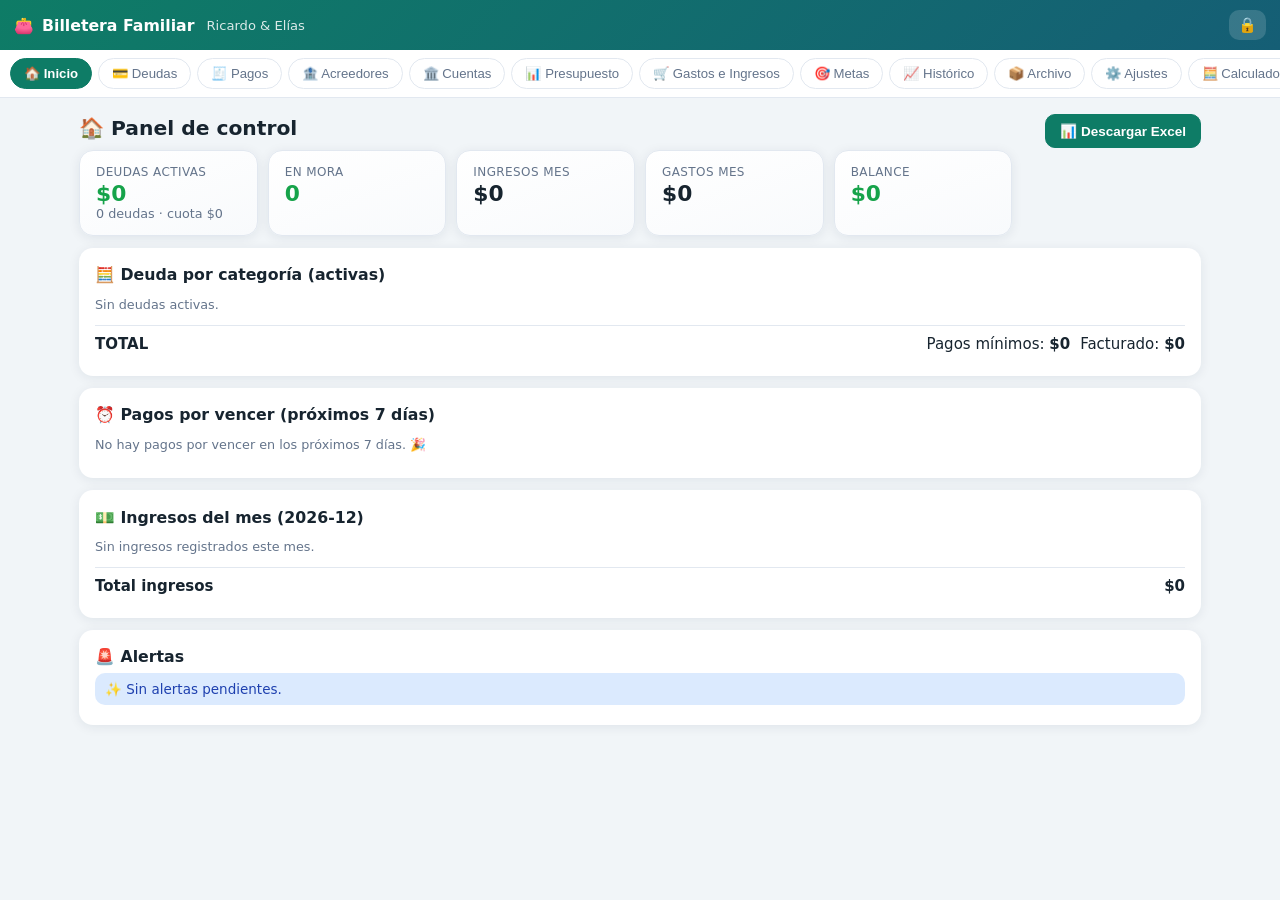
<file: index.html>
<!DOCTYPE html>
<html lang="es">
<head>
<meta charset="UTF-8">
<meta name="viewport" content="width=device-width, initial-scale=1, viewport-fit=cover">
<title>Billetera Familiar — Ricardo & Elías</title>
<meta name="theme-color" content="#0e7c66">
<meta name="description" content="Gestión financiera familiar: deudas, cuentas, presupuesto, metas y pagos.">
<link rel="manifest" href="manifest.webmanifest">
<link rel="icon" href="icon.svg" type="image/svg+xml">
<link rel="apple-touch-icon" href="icon.svg">
<meta name="apple-mobile-web-app-capable" content="yes">
<link rel="stylesheet" href="styles.css">
</head>
<body>

<!-- ===== PANTALLA BLOQUEO ===== -->
<div id="lock-screen" class="lock hidden">
  <div class="lock-card">
    <div class="lock-ico">👛</div>
    <h2>Billetera Familiar</h2>
    <p>Ingresa tu contraseña para continuar</p>
    <input type="password" id="lock-pass" placeholder="Contraseña" autocomplete="current-password">
    <button class="btn pri" id="lock-btn">🔓 Desbloquear</button>
    <p id="lock-err" class="err"></p>
  </div>
</div>

<div id="app" class="hidden">
<header>
  <div class="brand">👛 <b>Billetera Familiar</b><small>Ricardo & Elías</small></div>
  <div class="hdr-r">
    <span id="sync-chip" class="chip hidden"></span>
    <button class="btn icon" id="btn-lock" title="Bloquear">🔒</button>
  </div>
</header>

<nav id="mainnav"></nav>

<main>
  <section class="view" id="view-dashboard"><div id="ct-dashboard"></div></section>
  <section class="view hidden" id="view-deudas"><div id="ct-deudas"></div></section>
  <section class="view hidden" id="view-pagos"><div id="ct-pagos"></div></section>
  <section class="view hidden" id="view-acreedores"><div id="ct-acreedores"></div></section>
  <section class="view hidden" id="view-cuentas"><div id="ct-cuentas"></div></section>
  <section class="view hidden" id="view-presupuesto"><div id="ct-presupuesto"></div></section>
  <section class="view hidden" id="view-gastos"><div id="ct-gastos"></div></section>
  <section class="view hidden" id="view-metas"><div id="ct-metas"></div></section>
  <section class="view hidden" id="view-historico"><div id="ct-historico"></div></section>
  <section class="view hidden" id="view-archivo"><div id="ct-archivo"></div></section>
  <section class="view hidden" id="view-ajustes"><div id="ct-ajustes"></div></section>
</main>
</div>

<div id="install-banner" class="install-banner hidden">
  <span>📱 Instala la app en tu dispositivo</span>
  <button class="btn pri" id="install-btn">Instalar</button>
  <button class="btn icon" id="install-x">✕</button>
</div>

<div id="modal-root"></div>
<div id="toast" class="toast hidden"></div>

<script src="app.js" defer></script>
<script>
if('serviceWorker' in navigator && location.protocol.startsWith('http')){
  window.addEventListener('load',()=>navigator.serviceWorker.register('sw.js').catch(()=>{}));
}
</script>
</body>
</html>
</file>
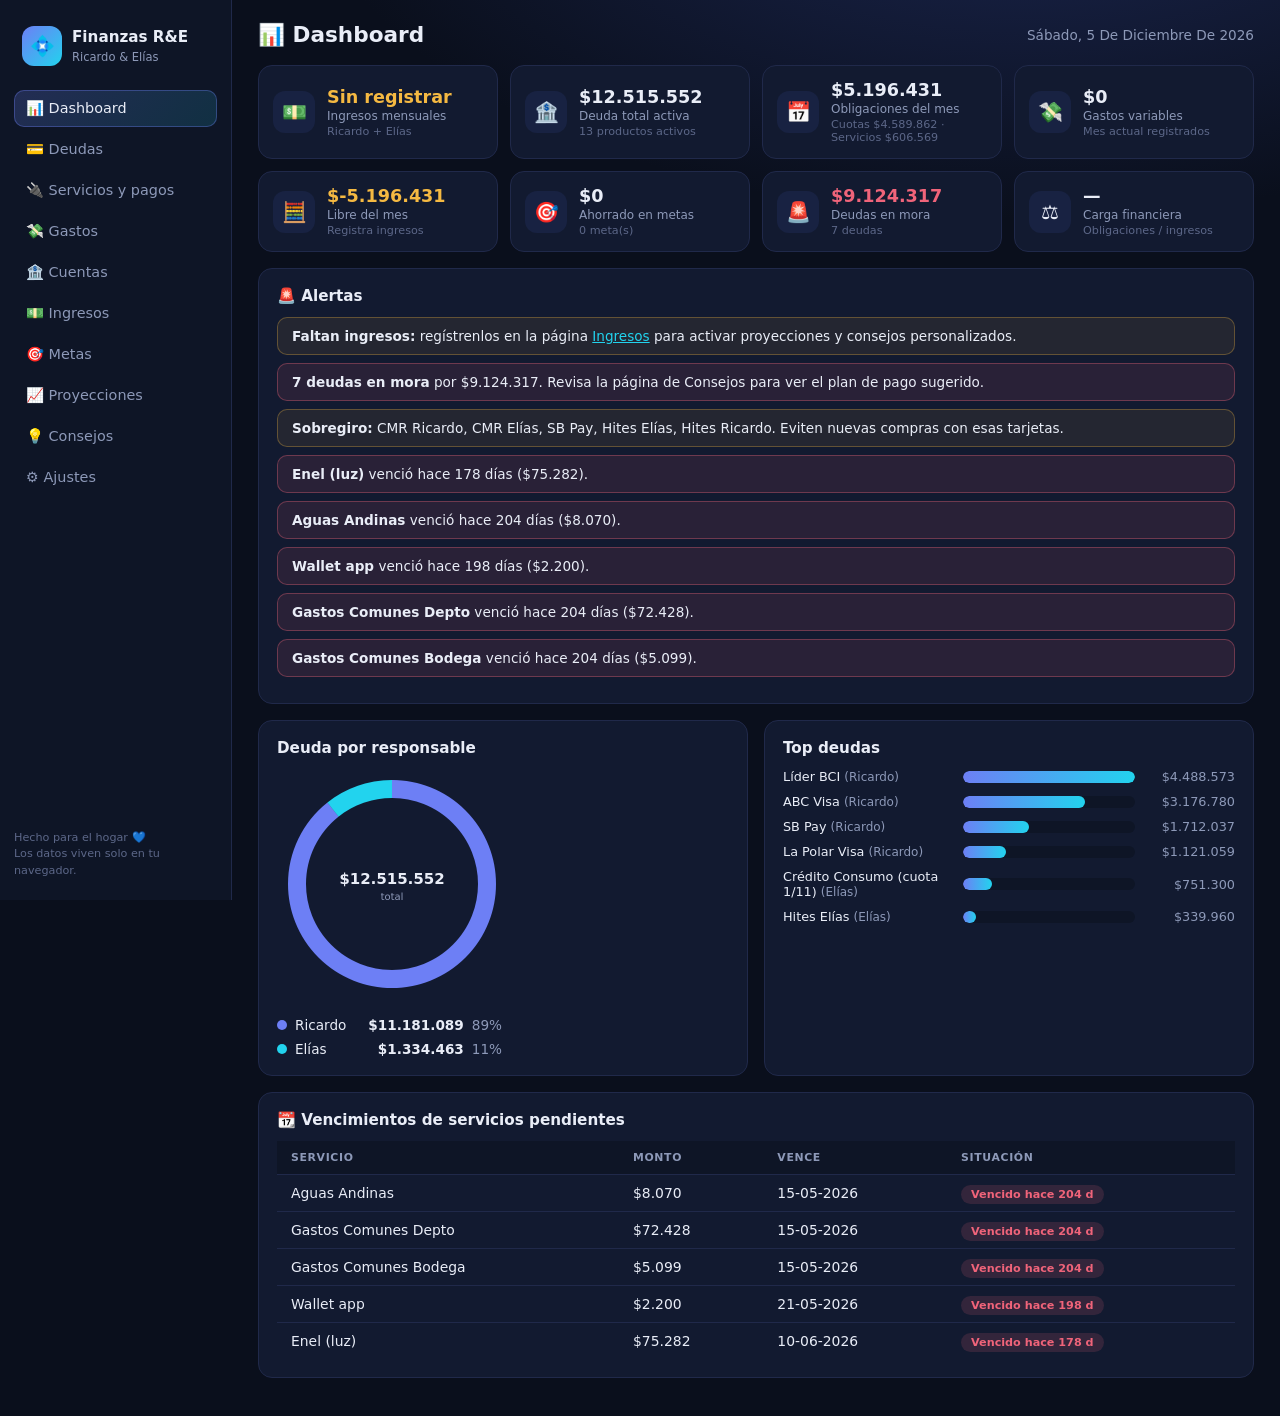
<file: finanzas_re.html>
<!DOCTYPE html>
<html lang="es">
<head>
<meta charset="UTF-8">
<meta name="viewport" content="width=device-width, initial-scale=1">
<meta name="color-scheme" content="dark">
<title>Finanzas R&E · Ricardo & Elías</title>
<style>
*{box-sizing:border-box;margin:0;padding:0}
:root{--bg:#0a0f1c;--p:#121a30;--p2:#0e1526;--br:#20294a;--tx:#e9edf7;--mut:#8d99b8;--acc:#6d7ff5;--cy:#22d3ee;--ok:#2dd4a7;--wn:#f5b942;--bd:#f0647a;--r:14px}
body{font-family:'Segoe UI',system-ui,-apple-system,sans-serif;background:radial-gradient(1200px 600px at 80% -10%,#1b2650 0%,transparent 60%),var(--bg);color:var(--tx);min-height:100vh}
#app{display:flex;min-height:100vh}
aside{width:232px;background:var(--p2);border-right:1px solid var(--br);padding:20px 14px;position:sticky;top:0;height:100vh;display:flex;flex-direction:column;gap:18px;flex-shrink:0}
.logo{display:flex;gap:10px;align-items:center;padding:6px 8px}
.logo .lg{width:40px;height:40px;border-radius:12px;background:linear-gradient(135deg,var(--acc),var(--cy));display:flex;align-items:center;justify-content:center;font-size:20px}
.logo b{display:block;font-size:.95rem}.logo span{font-size:.72rem;color:var(--mut)}
nav{display:flex;flex-direction:column;gap:4px}
.ni{padding:10px 12px;border-radius:10px;color:var(--mut);cursor:pointer;font-size:.9rem;display:flex;gap:10px;align-items:center;transition:.15s}
.ni:hover{background:#1a2342;color:var(--tx)}
.ni.on{background:linear-gradient(135deg,rgba(109,127,245,.22),rgba(34,211,238,.14));color:var(--tx);box-shadow:inset 0 0 0 1px rgba(109,127,245,.35)}
.side-foot{margin-top:auto;font-size:.7rem;color:#5c6788;line-height:1.5}
main{flex:1;padding:22px 26px;max-width:1280px;margin:0 auto;width:100%}
header{display:flex;justify-content:space-between;align-items:center;margin-bottom:18px;flex-wrap:wrap;gap:8px}
header h1{font-size:1.35rem}.date{color:var(--mut);font-size:.85rem;text-transform:capitalize}
.card{background:var(--p);border:1px solid var(--br);border-radius:var(--r);padding:18px;margin-bottom:16px}
.card.nopad{padding:0}.card h3{font-size:.95rem;margin-bottom:12px}
.kpis{display:grid;grid-template-columns:repeat(auto-fit,minmax(215px,1fr));gap:12px;margin-bottom:16px}
.kpi{background:var(--p);border:1px solid var(--br);border-radius:var(--r);padding:14px;display:flex;gap:12px;align-items:center}
.kicon{width:42px;height:42px;border-radius:12px;background:#182242;display:flex;align-items:center;justify-content:center;font-size:20px;flex-shrink:0}
.kval{font-size:1.1rem;font-weight:700}.ksub{font-size:.75rem;color:var(--mut);margin-top:2px}.kmut{font-size:.7rem;color:#5c6788;margin-top:2px}
.kpi.ok .kval{color:var(--ok)}.kpi.bad .kval{color:var(--bd)}.kpi.warn .kval{color:var(--wn)}
.grid2{display:grid;grid-template-columns:1fr 1fr;gap:16px}
.tbl{width:100%;border-collapse:collapse;font-size:.87rem}
.tbl th{text-align:left;padding:10px 14px;font-size:.68rem;text-transform:uppercase;letter-spacing:.06em;color:var(--mut);background:var(--p2)}
.tbl td{padding:10px 14px;border-top:1px solid var(--br);vertical-align:middle}
.tbl tr:hover td{background:rgba(109,127,245,.05)}
.tscroll{overflow-x:auto}
.b{padding:3px 10px;border-radius:999px;font-size:.7rem;font-weight:700;white-space:nowrap}
.b.ok{background:rgba(45,212,167,.15);color:var(--ok)}.b.bad{background:rgba(240,100,122,.15);color:var(--bd)}
.b.warn{background:rgba(245,185,66,.15);color:var(--wn)}.b.acc{background:rgba(109,127,245,.18);color:#aab4ff}
.btn{border:1px solid var(--br);background:#182242;color:var(--tx);padding:9px 16px;border-radius:10px;cursor:pointer;font-size:.85rem;font-weight:600;transition:.15s}
.btn:hover{filter:brightness(1.2)}
.btn.primary{background:linear-gradient(135deg,var(--acc),#4f5bd5);border:none}
.btn.warnb{background:rgba(245,185,66,.15);color:var(--wn)}.btn.badb{background:rgba(240,100,122,.15);color:var(--bd)}
.ibtn{background:none;border:none;cursor:pointer;font-size:.95rem;padding:4px;border-radius:6px;opacity:.8}
.ibtn:hover{opacity:1;background:#1a2342}
.acts{white-space:nowrap;text-align:right}
.toolbar{display:flex;gap:10px;align-items:center;margin-bottom:14px;flex-wrap:wrap}.toolbar .spacer{flex:1}
select,input[type=text],input[type=number],input[type=date],input[type=search],input[type=password],input[type=month]{background:var(--p2);border:1px solid var(--br);color:var(--tx);padding:9px 12px;border-radius:10px;font-size:.85rem;outline:none}
select:focus,input:focus{border-color:var(--acc)}
.chips{display:flex;gap:10px;flex-wrap:wrap;margin-bottom:14px}
.chip{background:var(--p);border:1px solid var(--br);padding:8px 14px;border-radius:999px;font-size:.82rem;color:var(--mut)}.chip b{color:var(--tx)}
.mut{color:var(--mut)}.small{font-size:.75rem}.center{text-align:center}
.bad-t{color:var(--bd);font-weight:700}
.link{color:var(--cy);cursor:pointer;text-decoration:underline}
.alerts .al{padding:10px 14px;border-radius:10px;font-size:.85rem;margin-bottom:8px;border:1px solid}
.al.bad{background:rgba(240,100,122,.1);border-color:rgba(240,100,122,.35)}
.al.warn{background:rgba(245,185,66,.08);border-color:rgba(245,185,66,.3)}
.al.ok{background:rgba(45,212,167,.08);border-color:rgba(45,212,167,.3)}
.al{padding:10px 14px;border-radius:10px;font-size:.85rem;margin-bottom:10px;border:1px solid}
.donutwrap{display:flex;gap:18px;align-items:center;flex-wrap:wrap}
#cDonut,#cGasto{flex:0 0 230px;width:230px}
.leg{display:flex;flex-direction:column;gap:8px;font-size:.85rem;min-width:200px}
.lrow{display:flex;gap:8px;align-items:center}.lrow b{margin-left:auto;padding-left:14px}
.dot{width:10px;height:10px;border-radius:50%;display:inline-block}
.bar-row{display:grid;grid-template-columns:170px 1fr 90px;gap:10px;align-items:center;margin-bottom:10px;font-size:.8rem}
.bar-track{background:var(--p2);border-radius:99px;height:12px;overflow:hidden}
.bar-fill{height:100%;background:linear-gradient(90deg,var(--acc),var(--cy));border-radius:99px}
.bar-val{text-align:right;color:var(--mut)}
.person-head{display:flex;gap:12px;align-items:center;margin-bottom:10px}
.avatar{width:44px;height:44px;border-radius:50%;background:linear-gradient(135deg,var(--acc),var(--cy));display:flex;align-items:center;justify-content:center;font-weight:800;font-size:1.1rem}
.big{font-size:1.7rem;font-weight:800;margin-top:8px}
.fgrid{display:grid;grid-template-columns:1fr 1fr;gap:12px;margin-bottom:14px}
.fgrid label{font-size:.78rem;color:var(--mut);display:flex;flex-direction:column;gap:6px}
.res3{display:grid;grid-template-columns:repeat(3,1fr);gap:10px;margin:14px 0}.res3 b{font-size:1rem}
canvas{width:100%;display:block}
.consejo{display:flex;gap:14px;border-left:4px solid var(--br)}
.consejo.ok{border-left-color:var(--ok)}.consejo.bad{border-left-color:var(--bd)}
.consejo.warn{border-left-color:var(--wn)}.consejo.info{border-left-color:var(--cy)}
.cicon{font-size:1.6rem}
#modal .back{position:fixed;inset:0;background:rgba(5,8,18,.72);backdrop-filter:blur(3px);display:flex;align-items:center;justify-content:center;z-index:50;padding:20px}
#modal .box{background:var(--p);border:1px solid var(--br);border-radius:16px;padding:22px;width:100%;max-width:540px;max-height:90vh;overflow:auto}
#modal h3{margin-bottom:16px}
#modal label{display:block;font-size:.78rem;color:var(--mut);margin-bottom:12px}
#modal input,#modal select{width:100%;margin-top:6px}
.acts2{display:flex;justify-content:flex-end;gap:10px;margin-top:8px}
ul{padding-left:20px;line-height:1.8}
#lockScreen{position:fixed;inset:0;z-index:100;background:var(--bg);display:flex;align-items:center;justify-content:center;padding:20px}
.lockbox{background:var(--p);border:1px solid var(--br);border-radius:20px;padding:36px 32px;max-width:360px;width:100%;text-align:center;display:flex;flex-direction:column;gap:14px;align-items:center}
.lockbox .lg{width:64px;height:64px;font-size:32px;border-radius:16px;background:linear-gradient(135deg,var(--acc),var(--cy));display:flex;align-items:center;justify-content:center}
.lockbox h2{font-size:1.2rem}.lockbox input{width:100%}.lockbox button{width:100%}
@media(max-width:980px){
 #app{flex-direction:column}
 aside{width:100%;height:auto;position:static;flex-direction:row;align-items:center;gap:10px;padding:12px}
 nav{flex-direction:row;overflow-x:auto;flex:1}
 .ni{white-space:nowrap;padding:8px 10px}.side-foot{display:none}
 .grid2{grid-template-columns:1fr}
 .bar-row{grid-template-columns:120px 1fr 80px}
 main{padding:16px}
}
</style>
</head>
<body>

<!-- PANTALLA DE BLOQUEO -->
<div id="lockScreen" style="display:none">
  <div class="lockbox">
    <div class="lg">🔐</div>
    <h2>Finanzas R&E</h2>
    <p class="mut small">Ingresa tu contraseña para continuar</p>
    <input type="password" id="lockPass" placeholder="Contraseña" onkeydown="if(event.key==='Enter')tryUnlock()">
    <button class="btn primary" onclick="tryUnlock()">Desbloquear</button>
    <div id="lockError" style="color:#f0647a;font-size:.85rem;min-height:18px"></div>
  </div>
</div>

<div id="app">
 <aside>
  <div class="logo"><div class="lg">💠</div><div><b>Finanzas R&amp;E</b><span>Ricardo &amp; Elías</span></div></div>
  <nav>
   <a class="ni on" data-v="dashboard" onclick="nav('dashboard')">📊 Dashboard</a>
   <a class="ni" data-v="deudas" onclick="nav('deudas')">💳 Deudas</a>
   <a class="ni" data-v="servicios" onclick="nav('servicios')">🔌 Servicios y pagos</a>
   <a class="ni" data-v="gastos" onclick="nav('gastos')">💸 Gastos</a>
   <a class="ni" data-v="cuentas" onclick="nav('cuentas')">🏦 Cuentas</a>
   <a class="ni" data-v="ingresos" onclick="nav('ingresos')">💵 Ingresos</a>
   <a class="ni" data-v="metas" onclick="nav('metas')">🎯 Metas</a>
   <a class="ni" data-v="proyecciones" onclick="nav('proyecciones')">📈 Proyecciones</a>
   <a class="ni" data-v="consejos" onclick="nav('consejos')">💡 Consejos</a>
   <a class="ni" data-v="ajustes" onclick="nav('ajustes')">⚙️ Ajustes</a>
  </nav>
  <div class="side-foot">Hecho para el hogar 💙<br>Los datos viven solo en tu navegador.</div>
 </aside>
 <main>
  <header><h1 id="title">📊 Dashboard</h1><div class="date" id="hoy"></div></header>
  <div id="view"></div>
 </main>
</div>
<div id="modal"></div>

<script>
'use strict';
/* ============ SEGURIDAD (SHA-256 puro en JS) ============ */
var sha256=function(ascii){
 function rightRotate(v,a){return (v>>>a)|(v<<(32-a));}
 var mathPow=Math.pow,maxWord=mathPow(2,32),len='length',i,j,result='';
 var words=[],asciiBitLength=ascii[len]*8;
 var hash=sha256.h=sha256.h||[],k=sha256.k=sha256.k||[],primeCounter=k[len];
 var isComposite={};
 for(var candidate=2;primeCounter<64;candidate++){
  if(!isComposite[candidate]){
   for(i=0;i<313;i+=candidate)isComposite[i]=candidate;
   hash[primeCounter]=(mathPow(candidate,.5)*maxWord)|0;
   k[primeCounter++]=(mathPow(candidate,1/3)*maxWord)|0;
  }
 }
 ascii+='\x80';
 while(ascii[len]%64-56)ascii+='\x00';
 for(i=0;i<ascii[len];i++){j=ascii.charCodeAt(i);if(j>>8)return;words[i>>2]|=j<<((3-i)%4)*8;}
 words[words[len]]=((asciiBitLength/maxWord)|0);
 words[words[len]]=(asciiBitLength);
 for(j=0;j<words[len];){
  var w=words.slice(j,j+=16),oldHash=hash;hash=hash.slice(0,8);
  for(i=0;i<64;i++){
   var w15=w[i-15],w2=w[i-2],a=hash[0],e=hash[4];
   var temp1=hash[7]+(rightRotate(e,6)^rightRotate(e,11)^rightRotate(e,25))+((e&hash[5])^((~e)&hash[6]))+k[i]
    +(w[i]=(i<16)?w[i]:(w[i-16]+(rightRotate(w15,7)^rightRotate(w15,18)^(w15>>>3))+w[i-7]+(rightRotate(w2,17)^rightRotate(w2,19)^(w2>>>10)))|0);
   var temp2=(rightRotate(a,2)^rightRotate(a,13)^rightRotate(a,22))+((a&hash[1])^(a&hash[2])^(hash[1]&hash[2]));
   hash=[(temp1+temp2)|0].concat(hash);hash[4]=(hash[4]+temp1)|0;
  }
  for(i=0;i<8;i++)hash[i]=(hash[i]+oldHash[i])|0;
 }
 for(i=0;i<8;i++){for(j=3;j+1;j--){var b=(hash[i]>>(j*8))&255;result+=((b<16)?0:'')+b.toString(16);}}
 return result;
};
function genSalt(){var s='',c='abcdef0123456789';for(var i=0;i<16;i++)s+=c[Math.floor(Math.random()*c.length)];return s;}
function hashPass(pass,salt){var s=unescape(encodeURIComponent(pass))+salt;for(var i=0;i<1000;i++)s=sha256(s);return s;}

/* ============ ESTADO ============ */
const KEY='finanzas_re_v1';
const PERSONAS=['Ricardo','Elías'];
const uid=()=>'x'+Date.now().toString(36)+Math.random().toString(36).slice(2,7);
const fmt=n=>'$'+Math.round(+n||0).toLocaleString('es-CL');
const $=s=>document.querySelector(s);
const esc=s=>String(s??'').replace(/[&<>"']/g,c=>({'&':'&amp;','<':'&lt;','>':'&gt;','"':'&quot;',"'":'&#39;'}[c]));
const hoy=new Date(); hoy.setHours(0,0,0,0);
const diasHasta=iso=>{ if(!iso)return null; const d=new Date(iso+'T00:00:00'); return Math.round((d-hoy)/864e5); };
const fdate=iso=>{ if(!iso)return '—'; const p=iso.split('-'); return p[2]+'-'+p[1]+'-'+p[0]; };
const mesTxt=d=>d.toLocaleDateString('es-CL',{year:'numeric',month:'long'});
const mesActual=()=>{const n=new Date();return n.getFullYear()+'-'+String(n.getMonth()+1).padStart(2,'0');};

function seed(){
 const u=()=>'s'+Math.random().toString(36).slice(2,10);
 const D=(nombre,entidad,responsable,tipo,saldo,cuota,estado,limite,venc,notas)=>({id:u(),nombre,entidad,responsable,tipo,saldo,cuota,estado,limite:limite||0,venc:venc||'',notas:notas||''});
 const S=(nombre,monto,vence,estado,responsable)=>({id:u(),nombre,monto,vence,estado,responsable});
 const C=(persona,banco,tipo,numero,moneda,estado,uso)=>({id:u(),persona,banco,tipo,numero,moneda,estado,uso:uso||'',saldo:0});
 return {
  ingresos:[
   {id:u(),persona:'Ricardo',monto:0,fuente:'Sueldo líquido (editar)'},
   {id:u(),persona:'Elías',monto:0,fuente:'Sueldo líquido (editar)'}
  ],
  deudas:[
   D('CMR Ricardo','Banco Falabella','Ricardo','Tarjeta de Crédito',131051,149520,'Activa',130000,'2026-05-05'),
   D('CMR Elías','Banco Falabella','Elías','Tarjeta de Crédito',207650,218070,'Activa',200000,'2026-05-10'),
   D('Visa Smart+ BancoEstado','BancoEstado','Elías','Tarjeta de Crédito',628222,628222,'Pagada',520000,'2026-05-12'),
   D('La Polar Visa','La Polar','Ricardo','Tarjeta de Crédito',1121059,1080286,'En mora'),
   D('ABC Visa','ABC Din','Ricardo','Tarjeta de Crédito',3176780,1789196,'En mora'),
   D('Líder BCI','Líder Servicios Financieros','Ricardo','Tarjeta de Crédito',4488573,848635,'En mora'),
   D('SB Pay','SalcoBrand','Ricardo','Tarjeta de Crédito',1712037,274644,'Activa',1480000,'2026-06-05'),
   D('Unipay Elías','Unimarc','Elías','Tarjeta de Crédito',35553,35553,'En mora'),
   D('Unipay Ricardo','Unimarc','Ricardo','Tarjeta de Crédito',82119,82119,'En mora'),
   D('Hites Elías','Hites','Elías','Tarjeta de Crédito',339960,14165,'Activa',50000,'2026-06-05'),
   D('Hites Ricardo','Hites','Ricardo','Tarjeta de Crédito',192233,15374,'En mora',50000),
   D('Mercado Pago (sin tarjeta)','Mercado Pago','Ricardo','Tarjeta de Crédito',28000,14000,'En mora',39000,'2026-05-01'),
   D('Línea de Crédito','Banco Falabella','Ricardo','Línea de Crédito',249237,0,'Activa',250000),
   D('Crédito Consumo (cuota 1/11)','BancoEstado','Elías','Crédito de Consumo',751300,68300,'Activa',0,'2026-07-10','PAC Cuenta RUT')
  ],
  servicios:[
   S('Enel (luz)',75282,'2026-06-10','Pendiente','Ambos'),
   S('Aguas Andinas',8070,'2026-05-15','Pendiente','Ambos'),
   S('Internet Entel',18490,'2026-05-06','Pagada','Ambos'),
   S('Celulares Entel',18110,'2026-05-06','Pagada','Ambos'),
   S('Zapping TV',19900,'2026-05-03','Pagada','Ambos'),
   S('YouTube Premium',11000,'2026-05-01','Pagada','Ambos'),
   S('Microsoft 365',10490,'2026-05-13','Pagada','Ricardo'),
   S('Google One',1790,'2026-05-03','Pagada','Ricardo'),
   S('Wallet app',2200,'2026-05-21','Pendiente','Ricardo'),
   S('Arriendo Depto',325000,'2026-05-05','Pagada','Ambos'),
   S('Arriendo Bodega',38710,'2026-05-01','Pagada','Ambos'),
   S('Gastos Comunes Depto',72428,'2026-05-15','Pendiente','Ambos'),
   S('Gastos Comunes Bodega',5099,'2026-05-15','Pendiente','Ambos')
  ],
  cuentas:[
   C('Ricardo','BancoEstado','Cuenta RUT','13328405','CLP','Activa'),
   C('Ricardo','BancoEstado','Cuenta Corriente','34800034436','CLP','Activa'),
   C('Ricardo','BancoEstado','Cuenta de Ahorro','34861310495','CLP','Activa','Ahorro Premium'),
   C('Ricardo','BancoEstado','Cuenta de Ahorro','34861322809','CLP','Activa','Plazo Vivienda Giro Diferido'),
   C('Ricardo','BancoEstado','Cuenta de Ahorro','30560122973','CLP','Activa','Platino Giro Diferido'),
   C('Ricardo','MetroMuv','Cuenta Vista / Prepago','13328405','CLP','Activa','Transporte'),
   C('Ricardo','Banco Falabella','Cuenta Corriente','19990043332','CLP','Activa'),
   C('Ricardo','Banco Falabella','Cuenta Vista','55040174434','CLP','Activa'),
   C('Ricardo','Banco Falabella','Cuenta de Ahorro','80-370-0000799-4','CLP','Activa'),
   C('Ricardo','Banco Falabella','Cuenta de Ahorro','80-980-0110807-6','CLP','Activa'),
   C('Ricardo','Banco Falabella','Línea de Crédito','2-999-004333-7','CLP','Activa','Línea de crédito'),
   C('Ricardo','Scotiabank','Cuenta Corriente','983942997','CLP','Activa'),
   C('Ricardo','Scotiabank','Cuenta Corriente USD','90983943004','USD','Activa','Dólares'),
   C('Ricardo','Scotiabank','Cuenta Corriente','986041923','CLP','Activa','Renta Diaria (ahorro)'),
   C('Ricardo','Scotiabank','Cuenta Corriente','992095393','CLP','Activa','Renta Plus (ahorro)'),
   C('Ricardo','Santander','Cuenta Vista','1708224738','CLP','Activa'),
   C('Ricardo','Banco Bice','Cuenta Vista','989037814','CLP','Activa'),
   C('Ricardo','Banco Bice','Cuenta de Ahorro','140107514','CLP','Activa','Cuenta Digital Ahorro'),
   C('Ricardo','Banco Consorcio','Cuenta Corriente','4310275011','CLP','Activa'),
   C('Ricardo','Banco Itaú','Cuenta Corriente','1332840500','CLP','Activa','Cuenta Itú'),
   C('Ricardo','Banco Ripley','Cuenta Corriente','4016071861','CLP','Activa'),
   C('Ricardo','BCI / MACH','Cuenta Corriente','777913328405','CLP','Activa'),
   C('Ricardo','Mercado Pago','Cuenta Vista / Prepago','1079195851','CLP','Activa'),
   C('Ricardo','Tenpo','Cuenta Vista / Prepago','111113328405','CLP','Activa'),
   C('Ricardo','Tapp','Cuenta Vista / Prepago','13328405','CLP','Activa'),
   C('Ricardo','Los Héroes','Cuenta Vista / Prepago','113328405','CLP','Inactiva'),
   C('Ricardo','Copec Pay','Cuenta Vista / Prepago','11332840501','CLP','Activa'),
   C('Ricardo','Coopeuch','Cuenta Vista / Prepago','200821959','CLP','Activa'),
   C('Ricardo','Global66','Cuenta Vista / Prepago','11346403','CLP','Activa'),
   C('Ricardo','Prex','Cuenta Vista / Prepago','10020014','CLP','Activa'),
   C('Elías','BancoEstado','Cuenta RUT','13145464','CLP','Activa'),
   C('Elías','BancoEstado','Cuenta de Ahorro','33861413581','CLP','Activa','Plazo Vivienda Giro Diferido'),
   C('Elías','BancoEstado','Cuenta de Ahorro','12860143761','CLP','Activa','Platino Giro Diferido'),
   C('Elías','Banco Falabella','Cuenta Corriente','15410133564','CLP','Activa'),
   C('Elías','Banco Falabella','Línea de Crédito','2-541-013356-9','CLP','Activa','Línea de crédito'),
   C('Elías','Scotiabank','Cuenta Corriente','983977677','CLP','Activa'),
   C('Elías','Scotiabank','Cuenta Corriente USD','90983977685','USD','Activa','Dólares'),
   C('Elías','Scotiabank','Cuenta Corriente','986042660','CLP','Activa','Renta Diaria (ahorro)'),
   C('Elías','BCI / MACH','Cuenta Corriente','777913145464','CLP','Activa'),
   C('Elías','Santander','Cuenta Vista','5613145464','CLP','Bloqueada'),
   C('Elías','Mercado Pago','Cuenta Vista / Prepago','1005941552','CLP','Activa'),
   C('Elías','Copec Pay','Cuenta Vista / Prepago','11314546401','CLP','Activa'),
   C('Elías','Global66','Cuenta Vista / Prepago','13308434','CLP','Activa'),
   C('Elías','Tapp Caja Los Andes','Cuenta Vista / Prepago','13145464','CLP','Activa'),
   C('Elías','Los Héroes','Cuenta Vista / Prepago','113145464','CLP','Activa'),
   C('Elías','Tenpo','Cuenta Vista / Prepago','111113145464','CLP','Activa'),
   C('Elías','MetroMuv','Cuenta Vista / Prepago','13145464','CLP','Activa','Transporte')
  ],
  gastos:[],
  metas:[],
  config:{passHash:null,passSalt:null}
 };
}
function load(){ try{const r=localStorage.getItem(KEY); if(r){const d=JSON.parse(r); if(d&&d.deudas&&d.cuentas){
  d.gastos=d.gastos||[]; d.metas=d.metas||[]; d.config=d.config||{passHash:null,passSalt:null};
  return d; }}}catch(e){} return seed(); }
function save(){ try{localStorage.setItem(KEY,JSON.stringify(db));}catch(e){} }
let db=load(); save();

/* ============ CÁLCULOS ============ */
function gastosDelMes(){ const m=mesActual(); return db.gastos.filter(g=>g.fecha&&g.fecha.startsWith(m)).reduce((a,g)=>a+(+g.monto||0),0); }
function stats(){
 const act=db.deudas.filter(d=>d.estado!=='Pagada');
 const deudaTotal=act.reduce((a,d)=>a+(+d.saldo||0),0);
 const cuotas=act.reduce((a,d)=>a+(+d.cuota||0),0);
 const mora=act.filter(d=>d.estado==='En mora');
 const moraTotal=mora.reduce((a,d)=>a+(+d.saldo||0),0);
 const servicios=db.servicios.reduce((a,s)=>a+(+s.monto||0),0);
 const ingresos=db.ingresos.reduce((a,i)=>a+(+i.monto||0),0);
 const obligaciones=cuotas+servicios;
 const gastos=gastosDelMes();
 const capacidad=ingresos-obligaciones;
 const carga=ingresos>0?obligaciones/ingresos:null;
 const porPersona={}; PERSONAS.forEach(p=>porPersona[p]=act.filter(d=>d.responsable===p).reduce((a,d)=>a+(+d.saldo||0),0));
 return {deudaTotal,cuotas,mora,moraTotal,servicios,ingresos,obligaciones,gastos,capacidad,carga,porPersona,nDeudas:act.length};
}
function alertas(s){
 const A=[];
 if(s.ingresos<=0)A.push({t:'warn',x:'<b>Faltan ingresos:</b> regístrenlos en la página <a class="link" onclick="nav(\'ingresos\')">Ingresos</a> para activar proyecciones y consejos personalizados.'});
 if(s.mora.length)A.push({t:'bad',x:'<b>'+s.mora.length+' deudas en mora</b> por '+fmt(s.moraTotal)+'. Revisa la página de Consejos para ver el plan de pago sugerido.'});
 const ex=db.deudas.filter(d=>d.estado!=='Pagada'&&d.limite>0&&d.saldo>d.limite);
 if(ex.length)A.push({t:'warn',x:'<b>Sobregiro:</b> '+ex.map(d=>esc(d.nombre)).join(', ')+'. Eviten nuevas compras con esas tarjetas.'});
 db.servicios.filter(x=>x.estado!=='Pagada'&&x.vence).forEach(x=>{ const d=diasHasta(x.vence); if(d<0)A.push({t:'bad',x:'<b>'+esc(x.nombre)+'</b> venció hace '+(-d)+' días ('+fmt(x.monto)+').'}); else if(d<=7)A.push({t:'warn',x:'<b>'+esc(x.nombre)+'</b> vence en '+d+' día(s) ('+fmt(x.monto)+').'}); });
 if(s.carga!=null&&s.carga>0.5)A.push({t:'bad',x:'<b>Carga financiera crítica:</b> el '+Math.round(s.carga*100)+'% de los ingresos se va en obligaciones (recomendado: bajo 35%).'});
 else if(s.carga!=null&&s.carga>0.35)A.push({t:'warn',x:'<b>Carga financiera alta:</b> '+Math.round(s.carga*100)+'% de los ingresos en obligaciones.'});
 return A;
}

/* ============ VISTAS ============ */
function kpi(icon,title,val,sub,cls){ return '<div class="kpi '+(cls||'')+'"><div class="kicon">'+icon+'</div><div><div class="kval">'+val+'</div><div class="ksub">'+title+'</div><div class="kmut">'+(sub||'')+'</div></div></div>'; }
function badge(e){ const c=e==='Pagada'?'ok':e==='En mora'?'bad':'acc'; return '<span class="b '+c+'">'+e+'</span>'; }

function vDashboard(){
 const s=stats();
 const pct=s.carga==null?'—':Math.round(s.carga*100)+'%';
 const cargaClass=s.carga==null?'':(s.carga>0.5?'bad':s.carga>0.35?'warn':'ok');
 const alerts=alertas(s);
 const venc=db.servicios.filter(x=>x.vence&&x.estado!=='Pagada').sort((a,b)=>a.vence<b.vence?-1:1).slice(0,6);
 const metasAh=db.metas.reduce((a,m)=>a+(+m.ahorrado||0),0);
 const libre=s.ingresos-s.obligaciones-s.gastos;
 return '<div class="kpis">'
 +kpi('💵','Ingresos mensuales',s.ingresos?fmt(s.ingresos):'Sin registrar','Ricardo + Elías',s.ingresos?'':'warn')
 +kpi('🏦','Deuda total activa',fmt(s.deudaTotal),s.nDeudas+' productos activos')
 +kpi('📅','Obligaciones del mes',fmt(s.obligaciones),'Cuotas '+fmt(s.cuotas)+' · Servicios '+fmt(s.servicios))
 +kpi('💸','Gastos variables',fmt(s.gastos),'Mes actual registrados')
 +kpi('🧮','Libre del mes',fmt(libre),s.ingresos?'Ingresos − obligaciones − gastos':'Registra ingresos',s.ingresos?(libre>=0?'ok':'bad'):'warn')
 +kpi('🎯','Ahorrado en metas',fmt(metasAh),db.metas.length+' meta(s)')
 +kpi('🚨','Deudas en mora',fmt(s.moraTotal),s.mora.length+' deudas',s.mora.length?'bad':'ok')
 +kpi('⚖️','Carga financiera',pct,'Obligaciones / ingresos',cargaClass)
 +'</div>'
 +(alerts.length?'<div class="card alerts"><h3>🚨 Alertas</h3>'+alerts.map(a=>'<div class="al '+a.t+'">'+a.x+'</div>').join('')+'</div>':'')
 +'<div class="grid2"><div class="card"><h3>Deuda por responsable</h3><div class="donutwrap"><canvas id="cDonut"></canvas><div id="donutLeg" class="leg"></div></div></div>'
 +'<div class="card"><h3>Top deudas</h3><div id="topDeudas"></div></div></div>'
 +'<div class="card"><h3>📆 Vencimientos de servicios pendientes</h3>'
 +(venc.length?'<div class="tscroll"><table class="tbl"><thead><tr><th>Servicio</th><th>Monto</th><th>Vence</th><th>Situación</th></tr></thead><tbody>'
   +venc.map(x=>{const d=diasHasta(x.vence); const tag=d<0?'<span class="b bad">Vencido hace '+(-d)+' d</span>':'<span class="b '+(d<=7?'warn':'ok')+'">En '+d+' d</span>';
   return '<tr><td>'+esc(x.nombre)+'</td><td>'+fmt(x.monto)+'</td><td>'+fdate(x.vence)+'</td><td>'+tag+'</td></tr>';}).join('')
   +'</tbody></table></div>':'<p class="mut">No hay servicios pendientes. 🎉</p>')
 +'</div>';
}
function drawDash(){
 const s=stats();
 const items=PERSONAS.map((p,i)=>({label:p,value:s.porPersona[p],color:['#6d7ff5','#22d3ee'][i]})).filter(i=>i.value>0);
 donut($('#cDonut'),items,fmt(s.deudaTotal));
 $('#donutLeg').innerHTML=items.map(i=>'<div class="lrow"><span class="dot" style="background:'+i.color+'"></span>'+i.label+' <b>'+fmt(i.value)+'</b> <span class="mut">'+(s.deudaTotal?Math.round(i.value/s.deudaTotal*100):0)+'%</span></div>').join('')||'<span class="mut">Sin deudas 🎉</span>';
 const top=db.deudas.filter(d=>d.estado!=='Pagada').sort((a,b)=>b.saldo-a.saldo).slice(0,6);
 const mx=top.length?top[0].saldo:1;
 $('#topDeudas').innerHTML=top.map(d=>'<div class="bar-row"><div>'+esc(d.nombre)+' <span class="mut small">('+esc(d.responsable)+')</span></div><div class="bar-track"><div class="bar-fill" style="width:'+Math.max(4,d.saldo/mx*100)+'%"></div></div><div class="bar-val">'+fmt(d.saldo)+'</div></div>').join('')||'<span class="mut">Sin deudas activas.</span>';
}

/* --- Deudas --- */
let fD={resp:'',est:'',q:''};
function vDeudas(){
 return '<div class="toolbar">'
 +'<select onchange="fD.resp=this.value;fillDeudas()"><option value="">👥 Todos</option>'+PERSONAS.map(p=>'<option '+(fD.resp===p?'selected':'')+'>'+p+'</option>').join('')+'</select>'
 +'<select onchange="fD.est=this.value;fillDeudas()"><option value="">Todos los estados</option>'+['Activa','En mora','Pagada'].map(e=>'<option '+(fD.est===e?'selected':'')+'>'+e+'</option>').join('')+'</select>'
 +'<input type="search" placeholder="🔍 Buscar deuda o entidad…" value="'+esc(fD.q)+'" oninput="fD.q=this.value;fillDeudas()">'
 +'<span class="spacer"></span><button class="btn primary" onclick="deudaModal()">＋ Nueva deuda</button></div>'
 +'<div id="deudas-list"></div>';
}
function fillDeudas(){
 const s=stats();
 const q=fD.q.toLowerCase();
 const list=db.deudas.filter(d=>(!fD.resp||d.responsable===fD.resp)&&(!fD.est||d.estado===fD.est)&&(!q||(d.nombre+' '+d.entidad).toLowerCase().includes(q)));
 $('#deudas-list').innerHTML='<div class="chips"><span class="chip">Total activo: <b>'+fmt(s.deudaTotal)+'</b></span><span class="chip">Cuotas/mes: <b>'+fmt(s.cuotas)+'</b></span><span class="chip">En mora: <b>'+fmt(s.moraTotal)+'</b></span></div>'
 +'<div class="card nopad"><div class="tscroll"><table class="tbl"><thead><tr><th>Deuda</th><th>Entidad</th><th>Responsable</th><th>Saldo</th><th>Cuota/mes</th><th>Cupo usado</th><th>Estado</th><th></th></tr></thead><tbody>'
 +list.map(d=>{
   const uso=d.limite>0?Math.round(d.saldo/d.limite*100)+'%':'—';
   return '<tr><td><b>'+esc(d.nombre)+'</b><div class="mut small">'+esc(d.tipo)+'</div></td><td>'+esc(d.entidad)+'</td><td>'+esc(d.responsable)+'</td><td>'+fmt(d.saldo)+'</td><td>'+fmt(d.cuota)+'</td><td class="'+(d.limite>0&&d.saldo>d.limite?'bad-t':'')+'">'+uso+'</td><td>'+badge(d.estado)+'</td><td class="acts"><button class="ibtn" onclick="deudaModal(\''+d.id+'\')">✏️</button><button class="ibtn" onclick="delDeuda(\''+d.id+'\')">🗑️</button></td></tr>';
 }).join('')
 +'</tbody></table></div></div>';
}
function deudaModal(id){
 const d=id?db.deudas.find(x=>x.id===id):{};
 showModal({title:id?'Editar deuda':'Nueva deuda',values:d,fields:[
  {n:'nombre',l:'Nombre de la deuda *',req:1,ph:'Ej: CMR Ricardo'},
  {n:'entidad',l:'Banco / Entidad',ph:'Ej: Banco Falabella'},
  {n:'responsable',l:'Responsable',type:'select',opts:[...PERSONAS,'Ambos']},
  {n:'tipo',l:'Tipo',type:'select',opts:['Tarjeta de Crédito','Línea de Crédito','Crédito de Consumo','Préstamo','Otro']},
  {n:'saldo',l:'Saldo actual ($)',type:'number'},
  {n:'cuota',l:'Cuota mensual ($)',type:'number'},
  {n:'limite',l:'Cupo / Límite ($) — opcional',type:'number'},
  {n:'venc',l:'Próximo vencimiento',type:'date'},
  {n:'estado',l:'Estado',type:'select',opts:['Activa','En mora','Pagada']}
 ],submit:data=>{ if(id)Object.assign(d,data); else db.deudas.push({id:uid(),notas:'',...data}); save(); }});
}
function delDeuda(id){ const d=db.deudas.find(x=>x.id===id); if(confirm('¿Eliminar "'+d.nombre+'"?')){ db.deudas=db.deudas.filter(x=>x.id!==id); save(); fillDeudas(); } }

/* --- Servicios --- */
function vServicios(){
 return '<div class="toolbar"><span class="chip" id="serv-chip"></span><span class="spacer"></span><button class="btn primary" onclick="servModal()">＋ Nuevo servicio</button></div><div id="serv-list"></div>'
 +'<div class="card"><h3>💡 Tip mensual</h3><p class="mut small">A comienzos de cada mes, actualicen montos y fechas de vencimiento, y marquen ✅ lo pagado. Así las alertas de vencimiento funcionan bien.</p></div>';
}
function fillServ(){
 const pend=db.servicios.filter(x=>x.estado!=='Pagada');
 const totPend=pend.reduce((a,x)=>a+(+x.monto||0),0);
 const totAll=db.servicios.reduce((a,x)=>a+(+x.monto||0),0);
 const sorted=[...db.servicios].sort((a,b)=>((a.estado==='Pagada')-(b.estado==='Pagada'))||((a.vence||'9999')<(b.vence||'9999')?-1:1));
 $('#serv-chip').innerHTML='Pendientes: <b>'+fmt(totPend)+'</b> &nbsp;·&nbsp; Total registrado: <b>'+fmt(totAll)+'</b>';
 $('#serv-list').innerHTML='<div class="card nopad"><div class="tscroll"><table class="tbl"><thead><tr><th>Servicio</th><th>Monto</th><th>Vencimiento</th><th>Responsable</th><th>Estado</th><th></th></tr></thead><tbody>'
 +sorted.map(x=>{
   const d=x.vence?diasHasta(x.vence):null;
   const atraso=(x.estado!=='Pagada'&&d!=null&&d<0)?' <span class="bad-t small">('+(-d)+' d atraso)</span>':'';
   return '<tr><td><b>'+esc(x.nombre)+'</b></td><td>'+fmt(x.monto)+'</td><td>'+fdate(x.vence)+atraso+'</td><td>'+esc(x.responsable||'—')+'</td><td>'+(x.estado==='Pagada'?'<span class="b ok">Pagada</span>':'<span class="b warn">Pendiente</span>')+'</td><td class="acts"><button class="ibtn" title="Cambiar estado" onclick="toggleServ(\''+x.id+'\')">'+(x.estado==='Pagada'?'↩️':'✅')+'</button><button class="ibtn" onclick="servModal(\''+x.id+'\')">✏️</button><button class="ibtn" onclick="delServ(\''+x.id+'\')">🗑️</button></td></tr>';
 }).join('')
 +'</tbody></table></div></div>';
}
function servModal(id){
 const s=id?db.servicios.find(x=>x.id===id):{};
 showModal({title:id?'Editar servicio':'Nuevo servicio',values:s,fields:[
  {n:'nombre',l:'Servicio *',req:1,ph:'Ej: Enel, Arriendo, Netflix…'},
  {n:'monto',l:'Monto mensual ($)',type:'number',req:1},
  {n:'vence',l:'Vencimiento',type:'date'},
  {n:'responsable',l:'Responsable',type:'select',opts:[...PERSONAS,'Ambos']},
  {n:'estado',l:'Estado',type:'select',opts:['Pendiente','Pagada']}
 ],submit:data=>{ if(id)Object.assign(s,data); else db.servicios.push({id:uid(),...data}); save(); }});
}
function toggleServ(id){ const s=db.servicios.find(x=>x.id===id); s.estado=s.estado==='Pagada'?'Pendiente':'Pagada'; save(); fillServ(); }
function delServ(id){ const s=db.servicios.find(x=>x.id===id); if(confirm('¿Eliminar "'+s.nombre+'"?')){ db.servicios=db.servicios.filter(x=>x.id!==id); save(); fillServ(); } }

/* --- Gastos variables --- */
const CATEGORIAS=['Supermercado','Transporte','Comida y Restaurant','Salud','Educación','Entretención','Ropa y Calzado','Hogar','Mascotas','Suscripciones','Otros'];
const CAT_COLORS=['#34d399','#60a5fa','#f59e0b','#f87171','#a78bfa','#f472b6','#fbbf24','#38bdf8','#4ade80','#c084fc','#94a3b8'];
const MEDIOS=['Efectivo','Débito','Crédito','Transferencia','Prepago/Billetera','Otro'];
let fG={mes:'',cat:''};
function vGastos(){
 if(!fG.mes)fG.mes=mesActual();
 return '<div class="toolbar">'
 +'<input type="month" value="'+fG.mes+'" onchange="fG.mes=this.value;fillGastos()">'
 +'<select onchange="fG.cat=this.value;fillGastos()"><option value="">Todas las categorías</option>'+CATEGORIAS.map(c=>'<option '+(fG.cat===c?'selected':'')+'>'+c+'</option>').join('')+'</select>'
 +'<span class="spacer"></span><button class="btn primary" onclick="gastoModal()">＋ Nuevo gasto</button></div>'
 +'<div id="gastos-sum"></div>'
 +'<div class="grid2"><div class="card"><h3>Gastos por categoría</h3><div class="donutwrap"><canvas id="cGasto"></canvas><div id="gastoLeg" class="leg"></div></div></div>'
 +'<div class="card"><h3>Top categorías</h3><div id="gastoResumen"></div></div></div>'
 +'<div id="gastos-list"></div>';
}
function fillGastos(){
 const list=db.gastos.filter(g=>(!fG.mes||!g.fecha||g.fecha.startsWith(fG.mes))&&(!fG.cat||g.categoria===fG.cat));
 const total=list.reduce((a,g)=>a+(+g.monto||0),0);
 const byCat={};
 list.forEach(g=>{ byCat[g.categoria]=(byCat[g.categoria]||0)+(+g.monto||0); });
 const entries=Object.entries(byCat).sort((a,b)=>b[1]-a[1]);
 const s=stats();
 const libre=s.ingresos-s.obligaciones-total;
 $('#gastos-sum').innerHTML='<div class="chips"><span class="chip">Total del período: <b>'+fmt(total)+'</b></span>'
 +(s.ingresos>0?'<span class="chip">Libre tras obligaciones y estos gastos: <b>'+fmt(libre)+'</b></span>':'')
 +'</div>';
 donut($('#cGasto'), entries.map(([c,v])=>({label:c,value:v,color:CAT_COLORS[CATEGORIAS.indexOf(c)]||'#94a3b8'})), fmt(total));
 $('#gastoLeg').innerHTML=entries.map(([c,v])=>'<div class="lrow"><span class="dot" style="background:'+(CAT_COLORS[CATEGORIAS.indexOf(c)]||'#94a3b8')+'"></span>'+c+' <b>'+fmt(v)+'</b> <span class="mut">'+(total?Math.round(v/total*100):0)+'%</span></div>').join('')||'<span class="mut">Sin gastos en este período.</span>';
 $('#gastoResumen').innerHTML=entries.slice(0,6).map(([c,v])=>'<div class="bar-row"><div>'+c+'</div><div class="bar-track"><div class="bar-fill" style="width:'+(entries[0][1]?Math.max(4,v/entries[0][1]*100):0)+'%;background:'+(CAT_COLORS[CATEGORIAS.indexOf(c)]||'#94a3b8')+'"></div></div><div class="bar-val">'+fmt(v)+'</div></div>').join('')||'<span class="mut">Sin datos.</span>';
 const sorted=[...list].sort((a,b)=>b.fecha.localeCompare(a.fecha));
 $('#gastos-list').innerHTML='<div class="card nopad"><div class="tscroll"><table class="tbl"><thead><tr><th>Fecha</th><th>Descripción</th><th>Categoría</th><th>Monto</th><th>Responsable</th><th>Medio</th><th></th></tr></thead><tbody>'
 +sorted.map(g=>'<tr><td>'+fdate(g.fecha)+'</td><td><b>'+esc(g.desc)+'</b></td><td><span class="dot" style="background:'+(CAT_COLORS[CATEGORIAS.indexOf(g.categoria)]||'#94a3b8')+'"></span> '+esc(g.categoria)+'</td><td>'+fmt(g.monto)+'</td><td>'+esc(g.responsable)+'</td><td class="mut small">'+esc(g.medio||'')+'</td><td class="acts"><button class="ibtn" onclick="gastoModal(\''+g.id+'\')">✏️</button><button class="ibtn" onclick="delGasto(\''+g.id+'\')">🗑️</button></td></tr>').join('')
 +'</tbody></table></div></div>';
}
function gastoModal(id){
 const g=id?db.gastos.find(x=>x.id===id):{};
 const today=new Date().toISOString().slice(0,10);
 showModal({title:id?'Editar gasto':'Nuevo gasto',values:{fecha:today,...g},fields:[
  {n:'fecha',l:'Fecha',type:'date',req:1},
  {n:'desc',l:'Descripción',req:1,ph:'Ej: Supermercado Líder'},
  {n:'categoria',l:'Categoría',type:'select',opts:CATEGORIAS},
  {n:'monto',l:'Monto ($)',type:'number',req:1},
  {n:'responsable',l:'Responsable',type:'select',opts:[...PERSONAS,'Ambos']},
  {n:'medio',l:'Medio de pago',type:'select',opts:MEDIOS}
 ],submit:data=>{ if(id)Object.assign(g,data); else db.gastos.push({id:uid(),...data}); save(); }});
}
function delGasto(id){ const g=db.gastos.find(x=>x.id===id); if(confirm('¿Eliminar gasto "'+g.desc+'"?')){ db.gastos=db.gastos.filter(x=>x.id!==id); save(); fillGastos(); } }

/* --- Cuentas --- */
let fC={resp:''}; let verNumeros=false;
function vCuentas(){
 return '<div class="toolbar">'
 +'<select onchange="fC.resp=this.value;fillCuentas()"><option value="">👥 Ambos</option>'+PERSONAS.map(p=>'<option '+(fC.resp===p?'selected':'')+'>'+p+'</option>').join('')+'</select>'
 +'<button class="btn" id="btnVer" onclick="toggleNum()">'+(verNumeros?'🙈 Ocultar números':'👁️ Ver números completos')+'</button>'
 +'<span class="spacer"></span><button class="btn primary" onclick="cuentaModal()">＋ Nueva cuenta</button></div>'
 +'<div id="cuentas-list"></div>'
 +'<div class="card"><h3>🔐 Nota de seguridad</h3><p class="mut small">Esta app guarda los datos solo en tu navegador y <b>no almacena CVV</b>. Para datos ultrasensibles (CVV, PAN completo de tarjetas) sigan usando su bóveda cifrada (boveda_segura.html).</p></div>';
}
function toggleNum(){ verNumeros=!verNumeros; $('#btnVer').textContent=verNumeros?'🙈 Ocultar números':'👁️ Ver números completos'; fillCuentas(); }
function mask(n){ n=String(n||''); return n.length>4?'•••• '+n.slice(-4):(n||'—'); }
function fillCuentas(){
 const list=db.cuentas.filter(c=>!fC.resp||c.persona===fC.resp);
 $('#cuentas-list').innerHTML='<div class="chips"><span class="chip">Total: <b>'+db.cuentas.length+'</b></span><span class="chip">Ricardo: <b>'+db.cuentas.filter(c=>c.persona==='Ricardo').length+'</b></span><span class="chip">Elías: <b>'+db.cuentas.filter(c=>c.persona==='Elías').length+'</b></span><span class="chip">Activas: <b>'+db.cuentas.filter(c=>c.estado==='Activa').length+'</b></span></div>'
 +'<div class="card nopad"><div class="tscroll"><table class="tbl"><thead><tr><th>Persona</th><th>Banco</th><th>Tipo</th><th>Número</th><th>Moneda</th><th>Estado</th><th>Uso / Nota</th><th></th></tr></thead><tbody>'
 +list.map(c=>'<tr><td>'+esc(c.persona)+'</td><td><b>'+esc(c.banco)+'</b></td><td>'+esc(c.tipo)+'</td><td style="font-family:ui-monospace,monospace">'+(verNumeros?esc(c.numero):mask(c.numero))+'</td><td>'+esc(c.moneda)+'</td><td>'+(c.estado==='Activa'?'<span class="b ok">Activa</span>':c.estado==='Bloqueada'?'<span class="b bad">Bloqueada</span>':'<span class="b warn">Inactiva</span>')+'</td><td class="mut small">'+esc(c.uso)+'</td><td class="acts"><button class="ibtn" onclick="cuentaModal(\''+c.id+'\')">✏️</button><button class="ibtn" onclick="delCuenta(\''+c.id+'\')">🗑️</button></td></tr>').join('')
 +'</tbody></table></div></div>';
}
function cuentaModal(id){
 const c=id?db.cuentas.find(x=>x.id===id):{};
 showModal({title:id?'Editar cuenta':'Nueva cuenta',values:c,fields:[
  {n:'persona',l:'Persona',type:'select',opts:PERSONAS},
  {n:'banco',l:'Banco / Entidad',req:1},
  {n:'tipo',l:'Tipo de cuenta',type:'select',opts:['Cuenta RUT','Cuenta Corriente','Cuenta Vista','Cuenta de Ahorro','Línea de Crédito','Cuenta Prepago','Otra']},
  {n:'numero',l:'Número de cuenta'},
  {n:'moneda',l:'Moneda',type:'select',opts:['CLP','USD','UF']},
  {n:'estado',l:'Estado',type:'select',opts:['Activa','Inactiva','Bloqueada']},
  {n:'uso',l:'Uso principal / nota'}
 ],submit:data=>{ if(id)Object.assign(c,data); else db.cuentas.push({id:uid(),saldo:0,...data}); save(); }});
}
function delCuenta(id){ const c=db.cuentas.find(x=>x.id===id); if(confirm('¿Eliminar la cuenta de '+c.banco+'?')){ db.cuentas=db.cuentas.filter(x=>x.id!==id); save(); fillCuentas(); } }

/* --- Ingresos --- */
function vIngresos(){
 const tot=db.ingresos.reduce((a,i)=>a+(+i.monto||0),0);
 return '<div class="chips"><span class="chip">Ingreso familiar mensual: <b>'+fmt(tot)+'</b></span></div>'
 +'<div class="grid2">'+db.ingresos.map(i=>'<div class="card"><div class="person-head"><span class="avatar">'+esc((i.persona||'?')[0])+'</span><div><h3>'+esc(i.persona)+'</h3><div class="mut small">'+esc(i.fuente||'Sin fuente definida')+'</div></div><button class="ibtn" style="margin-left:auto" onclick="ingModal(\''+i.id+'\')">✏️</button><button class="ibtn" onclick="delIng(\''+i.id+'\')">🗑️</button></div><div class="big">'+fmt(i.monto)+'</div><div class="mut small">mensual líquido</div></div>').join('')+'</div>'
 +'<div class="toolbar"><button class="btn primary" onclick="ingModal()">＋ Agregar ingreso</button></div>'
 +'<div class="card"><h3>ℹ️ ¿Por qué es importante?</h3><p class="mut">Los ingresos activan el cálculo de carga financiera, la capacidad de ahorro, las proyecciones y los consejos personalizados para ambos. Anoten el monto <b>líquido</b> mensual de cada uno.</p></div>';
}
function ingModal(id){
 const i=id?db.ingresos.find(x=>x.id===id):{};
 showModal({title:id?'Editar ingreso':'Nuevo ingreso',values:i,fields:[
  {n:'persona',l:'Persona',type:'select',opts:[...PERSONAS,'Otro']},
  {n:'monto',l:'Monto mensual líquido ($)',type:'number',req:1},
  {n:'fuente',l:'Fuente (empleo, arriendo, etc.)'}
 ],submit:data=>{ if(id)Object.assign(i,data); else db.ingresos.push({id:uid(),...data}); save(); }});
}
function delIng(id){ if(confirm('¿Eliminar este ingreso?')){ db.ingresos=db.ingresos.filter(x=>x.id!==id); save(); render(); } }

/* --- Metas de ahorro --- */
const META_COLORS=['#6d7ff5','#22d3ee','#34d399','#f59e0b','#f472b6','#a78bfa','#fbbf24','#38bdf8'];
function vMetas(){
 return '<div class="toolbar"><span class="spacer"></span><button class="btn primary" onclick="metaModal()">＋ Nueva meta de ahorro</button></div>'
 +'<div id="metas-sum"></div>'
 +'<div class="grid2" id="metas-grid"></div>';
}
function fillMetas(){
 const totalAh=db.metas.reduce((a,m)=>a+(+m.ahorrado||0),0);
 const totalObj=db.metas.reduce((a,m)=>a+(+m.objetivo||0),0);
 $('#metas-sum').innerHTML='<div class="chips"><span class="chip">Total ahorrado: <b>'+fmt(totalAh)+'</b></span><span class="chip">Meta total: <b>'+fmt(totalObj)+'</b></span>'+(totalObj?'<span class="chip">Avance: <b>'+Math.round(totalAh/totalObj*100)+'%</b></span>':'')+'</div>';
 if(!db.metas.length){ $('#metas-grid').innerHTML='<div class="card" style="grid-column:1/-1"><p class="mut">Aún no tienen metas de ahorro. Creen la primera, por ejemplo un fondo de emergencia, un viaje o la cuota inicial de algo. 🎯</p></div>'; return; }
 $('#metas-grid').innerHTML=db.metas.map((m,i)=>{
   const pct=Math.min(100,Math.round((+m.ahorrado||0)/(+m.objetivo||1)*100));
   const color=META_COLORS[i%META_COLORS.length];
   const faltante=Math.max(0,(+m.objetivo||0)-(+m.ahorrado||0));
   let guia='';
   if(m.plazo&&faltante>0){
     const plazo=new Date(m.plazo+'T00:00:00');
     const months=Math.max(1,Math.round((plazo-new Date())/(30*864e5)));
     const req=faltante/months;
     guia='<p class="mut small" style="margin-top:8px">Para llegar al '+fdate(m.plazo)+' necesitan ahorrar ~<b style="color:'+color+'">'+fmt(req)+'/mes</b> ('+months+' meses).</p>';
   } else if(faltante<=0){
     guia='<p class="small" style="margin-top:8px;color:#2dd4a7">✅ ¡Meta cumplida!</p>';
   }
   return '<div class="card">'
     +'<div class="person-head"><span class="avatar" style="background:'+color+'">'+esc((m.nombre||'?')[0])+'</span><div><h3>'+esc(m.nombre)+'</h3><div class="mut small">'+esc(m.responsable||'—')+'</div></div>'
     +'<div style="margin-left:auto" class="acts"><button class="ibtn" title="Abonar" onclick="abonoModal(\''+m.id+'\')">💰</button><button class="ibtn" onclick="metaModal(\''+m.id+'\')">✏️</button><button class="ibtn" onclick="delMeta(\''+m.id+'\')">🗑️</button></div></div>'
     +'<div class="big" style="color:'+color+'">'+pct+'%</div>'
     +'<div class="bar-track" style="height:14px;margin:8px 0"><div class="bar-fill" style="width:'+pct+'%;background:'+color+'"></div></div>'
     +'<div class="mut small">Ahorrado: <b>'+fmt(m.ahorrado)+'</b> de '+fmt(m.objetivo)+' · Falta: <b>'+fmt(faltante)+'</b></div>'
     +guia
     +'</div>';
 }).join('');
}
function metaModal(id){
 const m=id?db.metas.find(x=>x.id===id):{};
 showModal({title:id?'Editar meta':'Nueva meta de ahorro',values:m,fields:[
  {n:'nombre',l:'Nombre de la meta',req:1,ph:'Ej: Fondo de emergencia, Vacaciones'},
  {n:'objetivo',l:'Monto objetivo ($)',type:'number',req:1},
  {n:'ahorrado',l:'Ahorrado hasta ahora ($)',type:'number'},
  {n:'plazo',l:'Fecha objetivo',type:'date'},
  {n:'responsable',l:'Responsable',type:'select',opts:[...PERSONAS,'Ambos']}
 ],submit:data=>{ if(id)Object.assign(m,data); else db.metas.push({id:uid(),ahorrado:+data.ahorrado||0,...data}); save(); }});
}
function abonoModal(id){
 const m=db.metas.find(x=>x.id===id);
 showModal({title:'Abonar a "'+m.nombre+'"',values:{},fields:[
  {n:'monto',l:'Monto a abonar ($)',type:'number',req:1}
 ],submit:data=>{ m.ahorrado=(+m.ahorrado||0)+(+data.monto||0); save(); }});
}
function delMeta(id){ const m=db.metas.find(x=>x.id===id); if(confirm('¿Eliminar la meta "'+m.nombre+'"?')){ db.metas=db.metas.filter(x=>x.id!==id); save(); fillMetas(); } }

/* --- Proyecciones --- */
function vProy(){
 const s=stats();
 return '<div class="grid2"><div class="card"><h3>💰 Proyección de ahorro</h3>'
 +'<div class="fgrid"><label>Monto inicial ($)<input type="number" id="pa0" value="0" oninput="calcAhorro()"></label>'
 +'<label>Aporte mensual ($)<input type="number" id="pam" value="100000" oninput="calcAhorro()"></label>'
 +'<label>Rentabilidad anual (%)<input type="number" id="par" value="8" step="0.1" oninput="calcAhorro()"></label>'
 +'<label>Años<input type="number" id="pay" value="5" min="1" max="40" oninput="calcAhorro()"></label></div>'
 +'<div class="res3"><div><div class="mut small">Monto final</div><b id="rFinal">—</b></div><div><div class="mut small">Total aportado</div><b id="rAportes">—</b></div><div><div class="mut small">Intereses ganados</div><b id="rInt">—</b></div></div>'
 +'<canvas id="cAhorro"></canvas></div>'
 +'<div class="card"><h3>🎯 Plan para salir de deudas</h3>'
 +'<div class="fgrid"><label>Deuda total ($)<input type="number" id="pd0" value="'+Math.round(s.deudaTotal)+'" oninput="calcDeuda()"></label>'
 +'<label>Pago mensual ($)<input type="number" id="pdm" value="'+Math.round(s.cuotas||200000)+'" oninput="calcDeuda()"></label>'
 +'<label>Tasa anual promedio (%)<input type="number" id="pdr" value="35" step="0.1" oninput="calcDeuda()"></label></div>'
 +'<div id="rDeuda"></div></div></div>'
 +'<div class="card"><h3>💡 Supuestos</h3><p class="mut small">Cálculos educativos con interés compuesto mensual. Úsenlos para comparar escenarios y definir metas realistas de ahorro y pago.</p></div>';
}
function calcAhorro(){
 const P=+($('#pa0').value)||0, A=+($('#pam').value)||0, R=(+($('#par').value)||0)/100;
 const Y=Math.max(1,Math.min(40,+($('#pay').value)||1));
 const r=R/12, n=Y*12; const pts=[P]; let v=P;
 for(let m=1;m<=n;m++){ v=v*(1+r)+A; pts.push(v); }
 $('#rFinal').textContent=fmt(v);
 $('#rAportes').textContent=fmt(P+A*n);
 $('#rInt').textContent=fmt(v-(P+A*n));
 areaChart($('#cAhorro'),pts);
}
function calcDeuda(){
 const D0=+($('#pd0').value)||0, M=+($('#pdm').value)||0, R=(+($('#pdr').value)||0)/100/12;
 const box=$('#rDeuda');
 if(D0<=0){ box.innerHTML='<div class="al ok">Sin deuda registrada. 🎉</div>'; return; }
 if(M<=0){ box.innerHTML=''; return; }
 let n;
 if(R===0){ n=Math.ceil(D0/M); }
 else{ if(M<=D0*R){ box.innerHTML='<div class="al bad">El pago mensual no alcanza a cubrir los intereses: la deuda crecería para siempre. Aumenten el pago o renegocien la tasa.</div>'; return; } n=Math.ceil(-Math.log(1-D0*R/M)/Math.log(1+R)); }
 const total=M*n, interes=total-D0;
 const fecha=new Date(hoy); fecha.setMonth(fecha.getMonth()+n);
 const txt=n>=12?Math.floor(n/12)+' año(s) y '+(n%12)+' mes(es)':n+' meses';
 box.innerHTML='<div class="res3"><div><div class="mut small">Libres de deuda en</div><b>'+txt+'</b></div><div><div class="mut small">Fecha estimada</div><b>'+mesTxt(fecha)+'</b></div><div><div class="mut small">Intereses totales</div><b>'+fmt(interes)+'</b></div></div>'
 +'<div class="al ok">Pagando '+fmt(M)+'/mes terminarían alrededor de '+mesTxt(fecha)+', pagando '+fmt(total)+' en total.</div>';
}
function short(v){ if(v>=1e9)return (v/1e9).toFixed(1)+'B'; if(v>=1e6)return '$'+(v/1e6).toFixed(v>=1e7?0:1)+'M'; if(v>=1e3)return '$'+Math.round(v/1e3)+'K'; return '$'+Math.round(v); }
function donut(cv,items,center){
 if(!cv)return; const s=2; cv.width=cv.offsetWidth*s; cv.height=230*s; cv.style.height='230px';
 const ctx=cv.getContext('2d'); const cx=cv.width/2, cy=cv.height/2, r=Math.min(cx,cy)-40;
 ctx.lineWidth=36; const total=items.reduce((x,i)=>x+i.value,0);
 if(total<=0){ ctx.strokeStyle='#20294a'; ctx.beginPath(); ctx.arc(cx,cy,r,0,7); ctx.stroke(); }
 let a=-Math.PI/2;
 items.forEach(i=>{ const ang=i.value/total*Math.PI*2; ctx.strokeStyle=i.color; ctx.beginPath(); ctx.arc(cx,cy,r,a,a+ang); ctx.stroke(); a+=ang; });
 ctx.fillStyle='#e9edf7'; ctx.font='bold 30px system-ui'; ctx.textAlign='center'; ctx.fillText(center,cx,cy);
 ctx.font='20px system-ui'; ctx.fillStyle='#8d99b8'; ctx.fillText('total',cx,cy+32);
}
function areaChart(cv,pts){
 if(!cv)return; const s=2; cv.width=cv.offsetWidth*s; cv.height=240*s; cv.style.height='240px';
 const ctx=cv.getContext('2d'); const W=cv.width,H=cv.height,padL=110,padR=20,padT=20,padB=50;
 const max=Math.max(...pts,1);
 const X=i=>padL+(W-padL-padR)*i/(pts.length-1||1);
 const Y=v=>padT+(H-padT-padB)*(1-v/max);
 ctx.strokeStyle='#20294a'; ctx.fillStyle='#8d99b8'; ctx.font='18px system-ui'; ctx.textAlign='right';
 for(let g=0;g<=4;g++){ const v=max*g/4, y=Y(v); ctx.beginPath(); ctx.moveTo(padL,y); ctx.lineTo(W-padR,y); ctx.stroke(); ctx.fillText(short(v),padL-10,y+6); }
 const grad=ctx.createLinearGradient(0,padT,0,H-padB); grad.addColorStop(0,'rgba(109,127,245,.45)'); grad.addColorStop(1,'rgba(109,127,245,0)');
 ctx.beginPath(); ctx.moveTo(X(0),Y(pts[0])); pts.forEach((v,i)=>ctx.lineTo(X(i),Y(v))); ctx.lineTo(X(pts.length-1),H-padB); ctx.lineTo(X(0),H-padB); ctx.closePath(); ctx.fillStyle=grad; ctx.fill();
 ctx.beginPath(); pts.forEach((v,i)=>i?ctx.lineTo(X(i),Y(v)):ctx.moveTo(X(i),Y(v))); ctx.strokeStyle='#6d7ff5'; ctx.lineWidth=4; ctx.stroke();
 ctx.fillStyle='#8d99b8'; ctx.textAlign='center';
 const step=Math.max(1,Math.round(pts.length/6));
 for(let i=0;i<pts.length;i+=step){ ctx.fillText('año '+Math.round(i/12),X(i),H-14); }
}

/* --- Consejos --- */
function genConsejos(s){
 const C=[];
 if(s.ingresos<=0){ C.push({nivel:'warn',icon:'💵',titulo:'Registren sus ingresos mensuales',texto:'Vayan a la página Ingresos y anoten el sueldo líquido de cada uno. Con eso se activan la carga financiera, la capacidad de ahorro y todos los consejos personalizados.'}); }
 else{
  const pct=Math.round(s.carga*100);
  if(s.carga>0.5)C.push({nivel:'bad',icon:'⚖️',titulo:'Carga financiera crítica ('+pct+'%)',texto:'Más de la mitad de los ingresos está comprometida en deudas y cuentas. Lo recomendado es no superar el 35%. Prioridad uno: congelar el uso de tarjetas y atacar las deudas en mora (ver método Bola de Nieve más abajo).'});
  else if(s.carga>0.35)C.push({nivel:'warn',icon:'⚖️',titulo:'Carga financiera alta ('+pct+'%)',texto:'Están destinando '+pct+'% de los ingresos a obligaciones. Idealmente debe ser menos del 35%. Renegocien cuotas y eviten nuevos créditos.'});
  else C.push({nivel:'ok',icon:'⚖️',titulo:'Carga financiera saludable ('+pct+'%)',texto:'La proporción de obligaciones respecto a ingresos está en rango sano. Mantengan el equilibrio y aprovechen de ahorrar.'});
  const real=s.capacidad-s.gastos;
  if(s.gastos>0&&real<0)C.push({nivel:'bad',icon:'💸',titulo:'Gastos variables superan lo disponible',texto:'Este mes llevan '+fmt(s.gastos)+' en gastos variables. Después de obligaciones quedan '+fmt(s.capacidad)+', así que están '+fmt(-real)+' sobre lo disponible. Revisen la página Gastos para identificar dónde recortar.'});
  else if(s.gastos>0)C.push({nivel:'info',icon:'💸',titulo:'Gastos variables del mes: '+fmt(s.gastos),texto:'Tras pagar obligaciones ('+fmt(s.obligaciones)+') y gastar '+fmt(s.gastos)+', les quedan '+fmt(real)+' este mes. Registren sus gastos cada semana para mantener el control.'});
  if(s.deudaTotal>s.ingresos*10)C.push({nivel:'warn',icon:'🔁',titulo:'Evalúen consolidar deudas',texto:'La deuda total equivale a '+(s.deudaTotal/s.ingresos).toFixed(0)+' meses de ingreso familiar. Un crédito consolidado (BancoEstado o Scotiabank suelen tener tasas más bajas que el retail) podría reducir cuota e intereses, y permitir cerrar varias tarjetas de casas comerciales.'});
 }
 if(s.mora.length)C.push({nivel:'bad',icon:'🚨',titulo:s.mora.length+' deudas en mora ('+fmt(s.moraTotal)+')',texto:s.mora.map(d=>d.nombre).join(', ')+'. La mora genera intereses penales y daña el informe comercial (DICOM). Contacten a cada entidad para repactar en cuotas fijas; eviten pagar solo el mínimo, porque principalmente cubre intereses.'});
 const ex=db.deudas.filter(d=>d.estado!=='Pagada'&&d.limite>0&&d.saldo>d.limite);
 if(ex.length)C.push({nivel:'warn',icon:'💳',titulo:'Tarjetas sobre su cupo',texto:ex.map(d=>d.nombre).join(', ')+' están por sobre su límite. Paguen el exceso y procuren mantener el uso bajo el 30% del cupo para cuidar el score crediticio.'});
 const objetivo=s.obligaciones*3;
 if(objetivo>0)C.push({nivel:'info',icon:'🛡️',titulo:'Fondo de emergencia recomendado',texto:'Apunten a '+fmt(objetivo)+' (3 meses de obligaciones: '+fmt(s.obligaciones)+'/mes). Pueden usar las cuentas de ahorro de BancoEstado o las Renta Diaria de Scotiabank, que son líquidas y rentan algo. Metas escalonadas: primero $100.000, luego 1 mes, luego 3.'});
 if(db.metas.length){ const ah=db.metas.reduce((a,m)=>a+(+m.ahorrado||0),0); const obj=db.metas.reduce((a,m)=>a+(+m.objetivo||0),0);
  C.push({nivel:'info',icon:'🎯',titulo:'Metas de ahorro: '+Math.round(ah/(obj||1)*100)+'% de avance',texto:'Llevan '+fmt(ah)+' ahorrados de '+fmt(obj)+' en '+db.metas.length+' meta(s). Mantengan abonos constantes; automaticen una transferencia el día de sueldo.'}); }
 if(db.cuentas.length>25)C.push({nivel:'info',icon:'🏦',titulo:db.cuentas.length+' cuentas y billeteras registradas',texto:'Tener tantas cuentas activas dificulta el control y puede generar costos de mantención o fraudes dormidos. Revisen cuáles no usan hace 6+ meses y considérenlas cerrar. Las prepago sin uso (Tenpo, Prex, Global66, etc.) suelen ser fáciles de cerrar.'});
 const pac=db.deudas.find(d=>/pac/i.test(d.notas||''));
 if(pac)C.push({nivel:'info',icon:'📆',titulo:'Crédito con PAC (pago automático)',texto:'El crédito de BancoEstado de Elías se paga automáticamente desde la Cuenta RUT. Asegúrense de tener la cuota ('+fmt(pac.cuota)+') disponible antes del día 10 de cada mes para evitar mora e intereses.'});
 if(db.cuentas.some(c=>c.moneda==='USD'))C.push({nivel:'info',icon:'💱',titulo:'Diversificación en dólares',texto:'Bien: ya tienen cuentas en USD en Scotiabank. Mantener un 10–20% del ahorro en dólares protege contra la devaluación del peso.'});
 return C;
}
function vConsejos(){
 const s=stats(); const C=genConsejos(s);
 const plan=db.deudas.filter(d=>d.estado!=='Pagada').sort((a,b)=>a.saldo-b.saldo);
 return C.map(c=>'<div class="card consejo '+c.nivel+'"><div class="cicon">'+c.icon+'</div><div><h3>'+c.titulo+'</h3><p class="mut">'+c.texto+'</p></div></div>').join('')
 +(plan.length?'<div class="card"><h3>🧊 Método "Bola de Nieve" sugerido</h3><p class="mut small">Orden recomendado para atacar deudas: paguen el mínimo (o la cuota) en todas y destinen todo el excedente a la más pequeña. Al cancelarla, sumen esa cuota al ataque de la siguiente.</p><div class="tscroll"><table class="tbl"><thead><tr><th>#</th><th>Deuda</th><th>Responsable</th><th>Saldo</th><th>Cuota</th></tr></thead><tbody>'
 +plan.map((d,i)=>'<tr><td><b>'+(i+1)+'</b></td><td>'+esc(d.nombre)+'</td><td>'+esc(d.responsable)+'</td><td>'+fmt(d.saldo)+'</td><td>'+fmt(d.cuota)+'</td></tr>').join('')
 +'</tbody></table></div></div>':'');
}

/* --- Ajustes --- */
function vAjustes(){
 const hasPass=!!db.config.passHash;
 return '<div class="card"><h3>🔑 Contraseña de acceso</h3>'
 +'<p class="mut">'+(hasPass?'La app está protegida con contraseña: se pedirá cada vez que se abra.':'Actualmente la app no tiene contraseña.')+'</p>'
 +'<div class="toolbar">'
 +'<button class="btn primary" onclick="passModal()">'+(hasPass?'Cambiar contraseña':'Crear contraseña')+'</button>'
 +(hasPass?'<button class="btn badb" onclick="quitarPass()">Quitar contraseña</button>':'')
 +'</div>'
 +'<p class="mut small">⚠️ Esta contraseña protege el acceso visual a la app en este dispositivo. Los datos siguen en el navegador; para datos sensibles (CVV, números de tarjeta) usen la bóveda cifrada. Si olvidas la contraseña, deberás borrar los datos del navegador para volver a entrar.</p>'
 +'</div>'
 +'<div class="card"><h3>🔐 Privacidad y respaldo</h3><p class="mut">Todos los datos se guardan <b>localmente en este navegador</b> (localStorage). Nada sale de tu equipo. Para respaldar o migrar entre dispositivos, exporta el JSON.</p>'
 +'<div class="toolbar"><button class="btn primary" onclick="exportar()">⬇️ Exportar datos (JSON)</button>'
 +'<button class="btn" onclick="document.getElementById(\'impFile\').click()">⬆️ Importar datos</button>'
 +'<input type="file" id="impFile" accept=".json" hidden onchange="importar(this)">'
 +'<button class="btn warnb" onclick="resetSeed()">♻️ Restaurar datos base</button>'
 +'<button class="btn badb" onclick="wipe()">🗑️ Borrar todo</button></div></div>'
 +'<div class="card"><h3>📌 Notas</h3><ul class="mut small">'
 +'<li>Si luego suben la app a internet, los datos seguirán en el navegador de cada dispositivo; usen Exportar/Importar para sincronizar entre equipos.</li>'
 +'<li>Para datos sensibles de tarjetas (CVV, números completos) prefieran su bóveda cifrada (boveda_segura.html).</li>'
 +'<li>Recomendación: actualicen saldos, deudas, gastos y servicios una vez al mes (ideal el día 1) y exporten un respaldo.</li></ul></div>';
}
function passModal(){
 showModal({title:db.config.passHash?'Cambiar contraseña':'Crear contraseña',values:{},fields:[
  {n:'p1',l:'Nueva contraseña',type:'password',req:1},
  {n:'p2',l:'Repite la contraseña',type:'password',req:1}
 ],submit:data=>{
  if(data.p1.length<4){ alert('La contraseña debe tener al menos 4 caracteres.'); return false; }
  if(data.p1!==data.p2){ alert('Las contraseñas no coinciden.'); return false; }
  const salt=genSalt();
  db.config.passSalt=salt;
  db.config.passHash=hashPass(data.p1,salt);
  save();
  alert('✅ Contraseña guardada. Se pedirá cada vez que abras la app.');
 }});
}
function quitarPass(){
 if(confirm('¿Quitar la contraseña? La app se abrirá sin pedir clave.')){
  db.config.passHash=null; db.config.passSalt=null; save(); render();
 }
}
function exportar(){ const blob=new Blob([JSON.stringify(db,null,2)],{type:'application/json'}); const a=document.createElement('a'); a.href=URL.createObjectURL(blob); a.download='finanzas_re_'+new Date().toISOString().slice(0,10)+'.json'; a.click(); }
function importar(inp){ const f=inp.files[0]; if(!f)return; const r=new FileReader(); r.onload=e=>{ try{ const d=JSON.parse(e.target.result); if(!d.deudas||!d.cuentas)throw 0; db=d; save(); render(); alert('Datos importados correctamente ✅'); }catch(err){ alert('Archivo inválido ❌'); } }; r.readAsText(f); inp.value=''; }
function resetSeed(){ if(confirm('¿Restaurar los datos base (los del Excel original)? Se perderán los cambios actuales.')){ db=seed(); save(); render(); } }
function wipe(){ if(confirm('¿Borrar TODOS los datos?')){ db={ingresos:[],deudas:[],servicios:[],cuentas:[],gastos:[],metas:[],config:{passHash:null,passSalt:null}}; save(); render(); } }

/* ============ MODAL ============ */
function showModal(o){
 const root=$('#modal'); const vals=o.values||{};
 const rows=o.fields.map(f=>{
  const v=vals[f.n]??''; let ctl;
  if(f.type==='select'){ ctl='<select name="'+f.n+'">'+f.opts.map(op=>'<option '+(String(op)===String(v)?'selected':'')+'>'+esc(op)+'</option>').join('')+'</select>'; }
  else{ ctl='<input name="'+f.n+'" type="'+(f.type||'text')+'" value="'+esc(v)+'" '+(f.step?'step="'+f.step+'"':'')+' '+(f.req?'required':'')+' placeholder="'+esc(f.ph||'')+'">'; }
  return '<label>'+esc(f.l)+ctl+'</label>';
 }).join('');
 root.innerHTML='<div class="back" onclick="if(event.target===this)closeModal()"><div class="box"><h3>'+esc(o.title)+'</h3><form>'+rows+'<div class="acts2"><button type="button" class="btn" onclick="closeModal()">Cancelar</button><button type="button" class="btn primary" id="msave">Guardar</button></div></form></div></div>';
 $('#msave').onclick=()=>{
  const form=root.querySelector('form');
  if(!form.reportValidity())return;
  const data={};
  o.fields.forEach(f=>{ const el=form.querySelector('[name="'+f.n+'"]'); data[f.n]=f.type==='number'?(parseFloat(el.value)||0):el.value.trim(); });
  const r=o.submit(data);
  if(r===false)return;
  closeModal(); render();
 };
}
function closeModal(){ $('#modal').innerHTML=''; }

/* ============ ROUTER ============ */
const VIEWS={dashboard:vDashboard,deudas:vDeudas,servicios:vServicios,gastos:vGastos,cuentas:vCuentas,ingresos:vIngresos,metas:vMetas,proyecciones:vProy,consejos:vConsejos,ajustes:vAjustes};
const TITLES={dashboard:'📊 Dashboard',deudas:'💳 Deudas',servicios:'🔌 Servicios y pagos',gastos:'💸 Gastos variables',cuentas:'🏦 Cuentas',ingresos:'💵 Ingresos',metas:'🎯 Metas de ahorro',proyecciones:'📈 Proyecciones',consejos:'💡 Consejos financieros',ajustes:'⚙️ Ajustes'};
let view='dashboard';
function nav(v){
 view=v;
 document.querySelectorAll('aside .ni').forEach(a=>a.classList.toggle('on',a.dataset.v===v));
 $('#title').textContent=TITLES[v];
 $('#view').innerHTML=VIEWS[v]();
 if(v==='dashboard')drawDash();
 if(v==='deudas')fillDeudas();
 if(v==='servicios')fillServ();
 if(v==='gastos')fillGastos();
 if(v==='cuentas')fillCuentas();
 if(v==='metas')fillMetas();
 if(v==='proyecciones'){ calcAhorro(); calcDeuda(); }
 window.scrollTo(0,0);
}
function render(){ nav(view); }
let rT; window.addEventListener('resize',()=>{ clearTimeout(rT); rT=setTimeout(()=>{ if(view==='dashboard')drawDash(); if(view==='gastos')fillGastos(); if(view==='proyecciones')calcAhorro(); },200); });

/* ============ BLOQUEO ============ */
function initLock(){
 if(db.config&&db.config.passHash){
  $('#lockScreen').style.display='flex';
  setTimeout(()=>{ const el=$('#lockPass'); if(el)el.focus(); },50);
 } else $('#lockScreen').style.display='none';
}
function tryUnlock(){
 const pass=$('#lockPass').value;
 if(hashPass(pass,db.config.passSalt)===db.config.passHash){
  $('#lockScreen').style.display='none';
  $('#lockPass').value='';
  $('#lockError').textContent='';
 } else {
  $('#lockError').textContent='Contraseña incorrecta. Intenta de nuevo.';
 }
}

/* ============ INICIO ============ */
$('#hoy').textContent=hoy.toLocaleDateString('es-CL',{weekday:'long',day:'numeric',month:'long',year:'numeric'});
nav('dashboard');
initLock();
</script>
</body>
</html>
</file>
<file: styles.css>
:root{
  --bg:#f1f5f8; --card:#fff; --ink:#17242f; --mut:#64748b;
  --pri:#0e7c66; --pri2:#0a5c4c; --acc:#f59e0b; --danger:#dc2626;
  --ok:#16a34a; --blue:#2563eb; --line:#e2e8f0;
  --radius:14px; --shadow:0 2px 12px rgba(16,42,67,.08);
}
*{box-sizing:border-box}
html{scroll-behavior:smooth}
body{margin:0;font-family:system-ui,'Segoe UI',Roboto,sans-serif;background:var(--bg);color:var(--ink);font-size:15px}
.hidden{display:none!important}
h2{margin:.2em 0 .5em;font-size:1.35em} h3{margin:.2em 0 .4em;font-size:1.05em}
header{position:sticky;top:0;z-index:40;display:flex;justify-content:space-between;align-items:center;
  padding:10px 14px;background:linear-gradient(135deg,#0e7c66,#155e75);color:#fff}
.brand{display:flex;align-items:center;gap:8px;font-size:1.05em}
.brand small{opacity:.85;font-weight:400;margin-left:4px}
.hdr-r{display:flex;gap:8px;align-items:center}
#btn-lock{background:rgba(255,255,255,.15);color:#fff;border:none}
nav{display:flex;gap:6px;overflow-x:auto;padding:8px 10px;background:#fff;border-bottom:1px solid var(--line);
  position:sticky;top:49px;z-index:35;-webkit-overflow-scrolling:touch}
nav::-webkit-scrollbar{display:none}
.nbtn{flex:0 0 auto;padding:7px 13px;border-radius:99px;border:1px solid var(--line);background:#fff;
  cursor:pointer;font-size:.88em;color:var(--mut);white-space:nowrap}
.nbtn.on{background:var(--pri);color:#fff;border-color:var(--pri);font-weight:600}
main{padding:14px;max-width:1150px;margin:0 auto;padding-bottom:90px}
.card{background:var(--card);border-radius:var(--radius);box-shadow:var(--shadow);padding:14px 16px;margin-bottom:12px}
.grid{display:grid;grid-template-columns:repeat(auto-fill,minmax(250px,1fr));gap:10px}
.grid.mini{grid-template-columns:repeat(auto-fill,minmax(160px,1fr))}
.kpi{background:linear-gradient(160deg,#fff,#f8fafc);border:1px solid var(--line)}
.kpi .lbl{color:var(--mut);font-size:.8em;text-transform:uppercase;letter-spacing:.4px}
.kpi .val{font-size:1.45em;font-weight:700;margin-top:2px}
.kpi.warn .val{color:var(--danger)} .kpi.ok .val{color:var(--ok)}
.row{display:flex;gap:8px;align-items:center;flex-wrap:wrap}
.row.between{justify-content:space-between}
.row2{display:grid;grid-template-columns:1fr 1fr;gap:8px}
@media(max-width:520px){.row2{grid-template-columns:1fr}}
.btn{padding:8px 14px;border-radius:10px;border:1px solid var(--line);background:#fff;cursor:pointer;
  font-size:.9em;color:var(--ink)}
.btn:hover{filter:brightness(.97)}
.btn.pri{background:var(--pri);border-color:var(--pri);color:#fff;font-weight:600}
.btn.warn{background:var(--danger);border-color:var(--danger);color:#fff}
.btn.soft{background:#eef2f6}
.btn.icon{padding:6px 9px;font-size:1em}
.btn.mini{padding:4px 9px;font-size:.8em;border-radius:8px}
.badge{display:inline-block;padding:3px 10px;border-radius:99px;font-size:.75em;font-weight:700}
.b-vigente{background:#dbeafe;color:#1d4ed8}
.b-pagada{background:#dcfce7;color:#166534}
.b-morosa{background:#fee2e2;color:#991b1b}
.b-abono{background:#fef3c7;color:#92400e}
.b-min{background:#dbeafe;color:#1d4ed8}
.b-sup{background:#ccfbf1;color:#0f766e}
.b-fact{background:#dcfce7;color:#166534}
.b-tipo{background:#eef2f6;color:#475569;font-weight:500}
.mora{padding:3px 10px;border-radius:99px;font-size:.75em;font-weight:800}
.mora-y{background:#fef9c3;color:#854d0e}
.mora-o{background:#ffedd5;color:#9a3412}
.mora-r{background:#dc2626;color:#fff}
.al-dia{color:var(--ok);font-weight:700}
.mut{color:var(--mut);font-size:.85em}
.err{color:var(--danger);font-size:.85em}
.debt{border-left:5px solid var(--blue)}
.debt.m{border-left-color:var(--danger)}
.debt.p{border-left-color:var(--ok);opacity:.85}
.debt .top{display:flex;justify-content:space-between;gap:8px;flex-wrap:wrap;align-items:center}
.debt .name{font-weight:700;font-size:1.02em}
.debt .data{display:grid;grid-template-columns:repeat(auto-fit,minmax(150px,1fr));gap:4px 14px;margin:8px 0;font-size:.88em}
.debt .data b{font-weight:600}
.debt .acts{display:flex;gap:6px;flex-wrap:wrap;margin-top:6px}
.chip{background:rgba(255,255,255,.2);color:#fff;padding:3px 10px;border-radius:99px;font-size:.75em}
.chip.g{background:#dcfce7;color:#166534}.chip.r{background:#fee2e2;color:#991b1b}
.chip.y{background:#fef9c3;color:#854d0e}
.progress{height:11px;background:#e2e8f0;border-radius:99px;overflow:hidden;margin:6px 0}
.progress i{display:block;height:100%;background:var(--pri);border-radius:99px;transition:width .4s}
.progress i.over{background:var(--danger)}
.progress i.gold{background:var(--acc)}
.fld{display:block;margin-bottom:10px}
.fld span{display:block;font-size:.8em;color:var(--mut);margin-bottom:3px;font-weight:600}
.fld input,.fld select,textarea{width:100%;padding:9px 11px;border:1px solid #cbd5e1;border-radius:10px;
  font-size:.95em;background:#fff;color:var(--ink)}
.fld input:focus,.fld select:focus,textarea:focus{outline:2px solid var(--pri);border-color:transparent}
textarea{padding:9px 11px;border:1px solid #cbd5e1;border-radius:10px;width:100%;min-height:70px;font-family:inherit}
.chk{display:flex;gap:7px;align-items:center;font-size:.88em;padding:8px 0}
.chk input{width:18px;height:18px;accent-color:var(--pri)}
.chk-row{display:flex;gap:8px;align-items:center;margin-bottom:10px;background:#f8fafc;border:1px dashed #cbd5e1;border-radius:10px;padding:8px 10px}
.chk-row input[type=checkbox]{width:20px;height:20px;accent-color:var(--pri)}
.chk-row span{font-size:.82em;font-weight:600;color:var(--mut);flex:1}
.chk-row input[type=number]{width:130px;padding:7px;border:1px solid #cbd5e1;border-radius:8px}
.frm-btns{display:flex;gap:8px;margin-top:12px}
.modal-back{position:fixed;inset:0;background:rgba(15,23,42,.55);display:flex;align-items:center;
  justify-content:center;z-index:100;padding:14px}
.modal{background:#fff;border-radius:16px;width:100%;max-width:560px;max-height:88vh;overflow:auto;
  padding:18px;box-shadow:0 12px 40px rgba(0,0,0,.25)}
.modal h3{margin-top:0}
.toast{position:fixed;left:50%;bottom:24px;transform:translateX(-50%);background:#17242f;color:#fff;
  padding:11px 20px;border-radius:99px;z-index:200;font-size:.9em;box-shadow:var(--shadow);max-width:90vw;text-align:center}
.install-banner{position:fixed;bottom:0;left:0;right:0;background:#17242f;color:#fff;display:flex;
  gap:10px;align-items:center;padding:10px 14px;z-index:90;justify-content:center;flex-wrap:wrap}
.lock{position:fixed;inset:0;background:linear-gradient(160deg,#0e7c66,#155e75);display:flex;
  align-items:center;justify-content:center;z-index:300;padding:16px}
.lock-card{background:#fff;border-radius:20px;padding:30px 26px;max-width:360px;width:100%;text-align:center;box-shadow:0 16px 50px rgba(0,0,0,.3)}
.lock-ico{font-size:3em}
.lock-card input{width:100%;padding:11px;border:1px solid #cbd5e1;border-radius:10px;margin:10px 0;font-size:1em}
.lock-card .btn{width:100%}
.tblwrap{overflow-x:auto}
table{width:100%;border-collapse:collapse;font-size:.86em}
th,td{padding:8px 9px;border-bottom:1px solid var(--line);text-align:left;white-space:nowrap}
th{color:var(--mut);font-size:.8em;text-transform:uppercase;letter-spacing:.3px}
.list-item{display:flex;justify-content:space-between;gap:8px;align-items:center;padding:9px 0;border-bottom:1px solid var(--line);flex-wrap:wrap}
.list-item:last-child{border-bottom:none}
.sec-title{display:flex;justify-content:space-between;align-items:center;gap:8px;flex-wrap:wrap;margin:14px 0 8px}
.filters{display:flex;gap:6px;flex-wrap:wrap;margin-bottom:10px}
.filters .nbtn.on{background:var(--pri)}
canvas{width:100%;height:250px}
.alert-line{padding:8px 10px;border-radius:10px;margin-bottom:6px;font-size:.9em;display:flex;gap:8px;align-items:center}
.alert-line.r{background:#fee2e2;color:#991b1b}
.alert-line.y{background:#fef9c3;color:#854d0e}
.alert-line.b{background:#dbeafe;color:#1e40af}
.mask{letter-spacing:1px}
.pill-persona{background:#f1f5f9;border:1px solid var(--line);border-radius:99px;padding:1px 9px;font-size:.78em;color:var(--mut)}
.badge.b-hist{background:#f59e0b;color:#fff;font-size:10px;padding:2px 6px;border-radius:4px;margin-left:6px;vertical-align:middle;font-weight:600;}
.debt.hist{opacity:.7;border-left:3px solid #f59e0b;}
</file>
